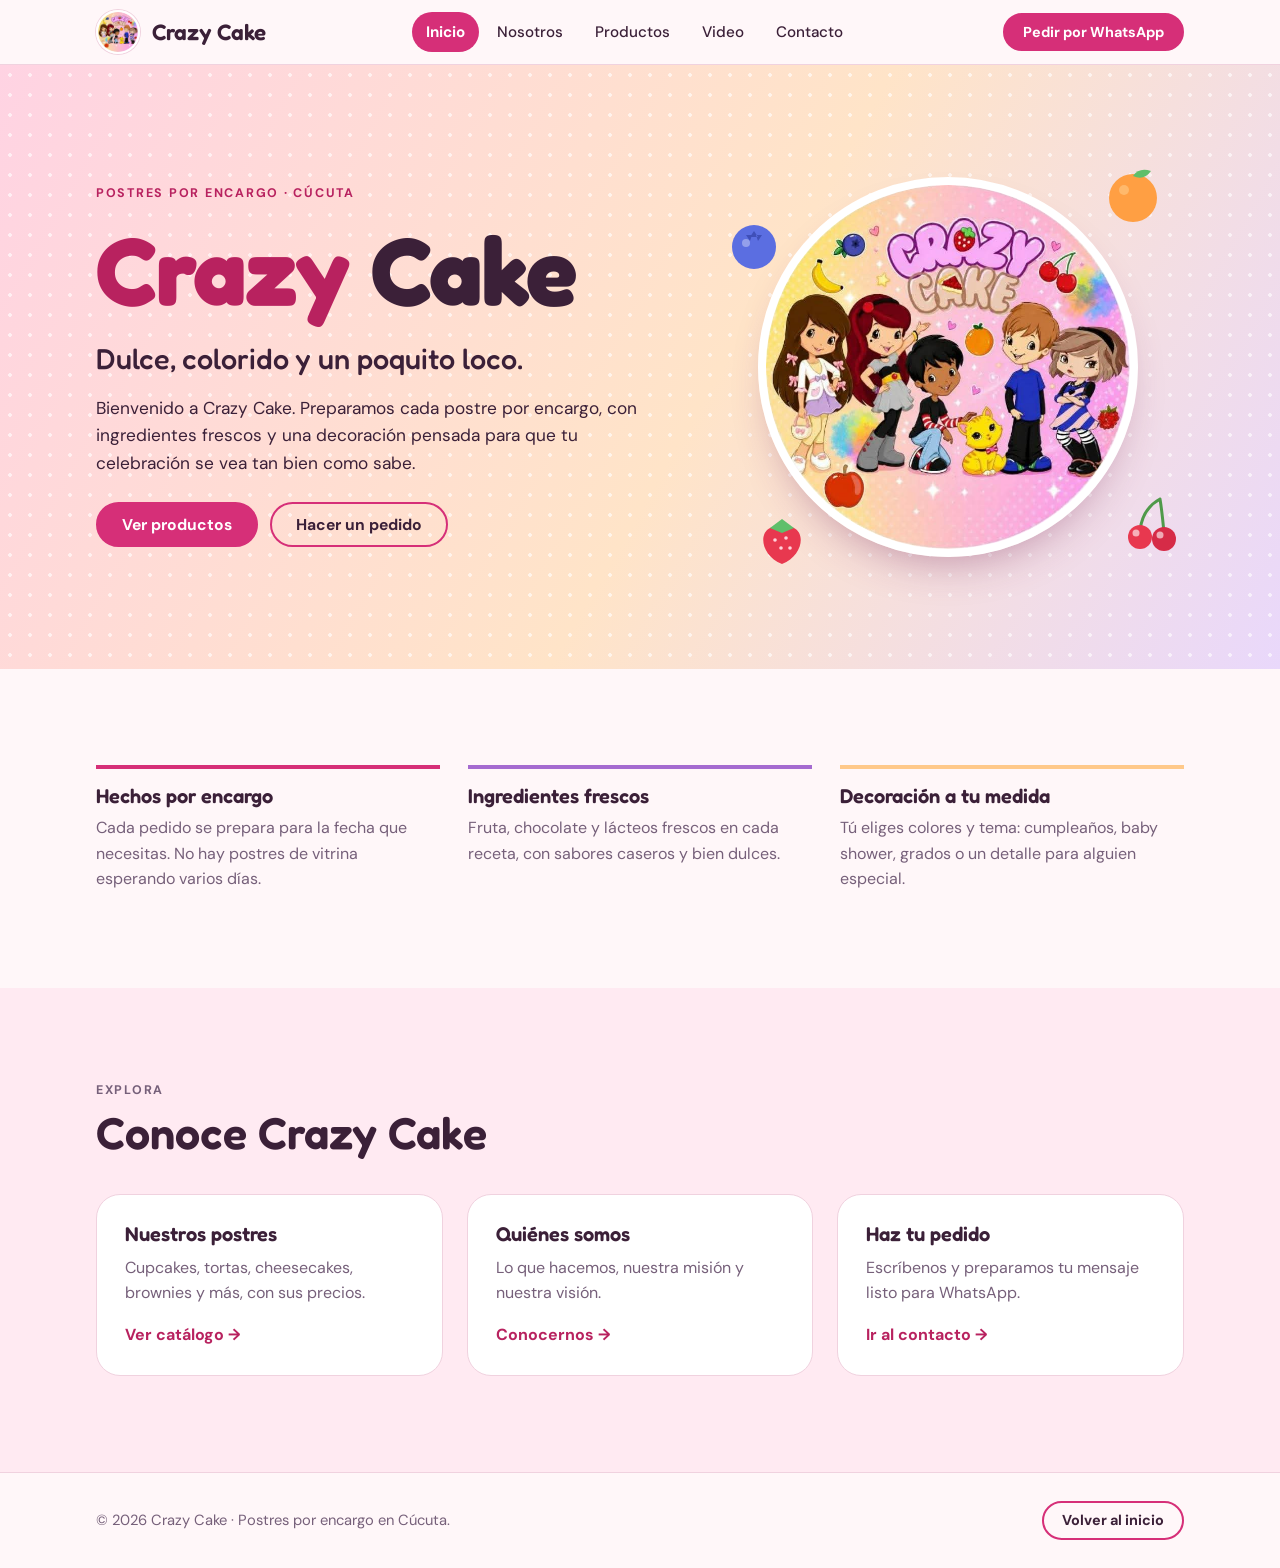
<file: index.html>
<!doctype html>
<html lang="es">
<head>
<meta charset="utf-8">
<meta name="viewport" content="width=device-width, initial-scale=1">
<title>Crazy Cake</title>
<meta name="description" content="Crazy Cake: postres por encargo en Cúcuta. Cupcakes, tortas, cheesecakes, brownies y galletas decoradas.">
<link rel="icon" href="img/logo.jpg">
<link rel="preconnect" href="https://fonts.googleapis.com">
<link rel="preconnect" href="https://fonts.gstatic.com" crossorigin>
<link href="https://fonts.googleapis.com/css2?family=DM+Sans:wght@400;500;700&family=Fredoka:wght@500;600;700&display=swap" rel="stylesheet">
<link rel="stylesheet" href="css/styles.css">
</head>
<body>
<header class="site">
  <div class="wrap">
    <a class="brand" href="index.html" aria-label="Crazy Cake, ir al inicio">
      <span class="brand-seal" role="img" aria-label="Logo de Crazy Cake"></span>
      <span>Crazy Cake</span>
    </a>
    <nav class="nav" aria-label="Secciones">
      <a href="index.html" aria-current="page">Inicio</a>
      <a href="nosotros.html">Nosotros</a>
      <a href="productos.html">Productos</a>
      <a href="video.html">Video</a>
      <a href="contacto.html">Contacto</a>
    </nav>
    <a class="btn btn-primary btn-small" data-wa href="contacto.html">Pedir por WhatsApp</a>
  </div>
</header>

<main>
  <section class="hero">
    <div class="wrap hero-grid">
      <div class="hero-copy">
        <p class="eyebrow">Postres por encargo · Cúcuta</p>
        <h1><span>Crazy</span> Cake</h1>
        <p class="slogan">Dulce, colorido y un poquito loco.</p>
        <p class="lead">Bienvenido a Crazy Cake. Preparamos cada postre por encargo, con ingredientes frescos y una decoración pensada para que tu celebración se vea tan bien como sabe.</p>
        <div class="cta-row">
          <a class="btn btn-primary" href="productos.html">Ver productos</a>
          <a class="btn btn-ghost" href="contacto.html">Hacer un pedido</a>
        </div>
      </div>
      <div class="hero-art">
        <div class="seal" role="img" aria-label="Logo de Crazy Cake con sus personajes"></div>
        <img class="fruit f1" src="img/decoracion/naranja.svg" alt="" width="64" height="64">
        <img class="fruit f2" src="img/decoracion/cerezas.svg" alt="" width="64" height="64">
        <img class="fruit f3" src="img/decoracion/arandano.svg" alt="" width="64" height="64">
        <img class="fruit f4" src="img/decoracion/fresa.svg" alt="" width="64" height="64">
      </div>
    </div>
  </section>

  <!-- Lo que nos hace distintos -->
  <section class="section" aria-label="Por qué elegirnos">
    <div class="wrap facts">
      <div class="fact"><h3>Hechos por encargo</h3><p>Cada pedido se prepara para la fecha que necesitas. No hay postres de vitrina esperando varios días.</p></div>
      <div class="fact"><h3>Ingredientes frescos</h3><p>Fruta, chocolate y lácteos frescos en cada receta, con sabores caseros y bien dulces.</p></div>
      <div class="fact"><h3>Decoración a tu medida</h3><p>Tú eliges colores y tema: cumpleaños, baby shower, grados o un detalle para alguien especial.</p></div>
    </div>
  </section>

  <section class="section band" aria-label="Explora el sitio">
    <div class="wrap">
      <div class="section-head">
        <p class="eyebrow">Explora</p>
        <h2>Conoce Crazy Cake</h2>
      </div>
      <div class="explore">
        <a class="explore-card" href="productos.html"><h3>Nuestros postres</h3><p>Cupcakes, tortas, cheesecakes, brownies y más, con sus precios.</p><span class="more">Ver catálogo →</span></a>
        <a class="explore-card" href="nosotros.html"><h3>Quiénes somos</h3><p>Lo que hacemos, nuestra misión y nuestra visión.</p><span class="more">Conocernos →</span></a>
        <a class="explore-card" href="contacto.html"><h3>Haz tu pedido</h3><p>Escríbenos y preparamos tu mensaje listo para WhatsApp.</p><span class="more">Ir al contacto →</span></a>
      </div>
    </div>
  </section>
</main>

<footer class="foot">
  <div class="wrap">
    <p>© 2026 Crazy Cake · Postres por encargo en Cúcuta.</p>
    <a class="btn btn-ghost btn-small" href="index.html">Volver al inicio</a>
  </div>
</footer>

<script src="js/config.js"></script>
<script src="js/whatsapp.js"></script>
</body>
</html>
</file>
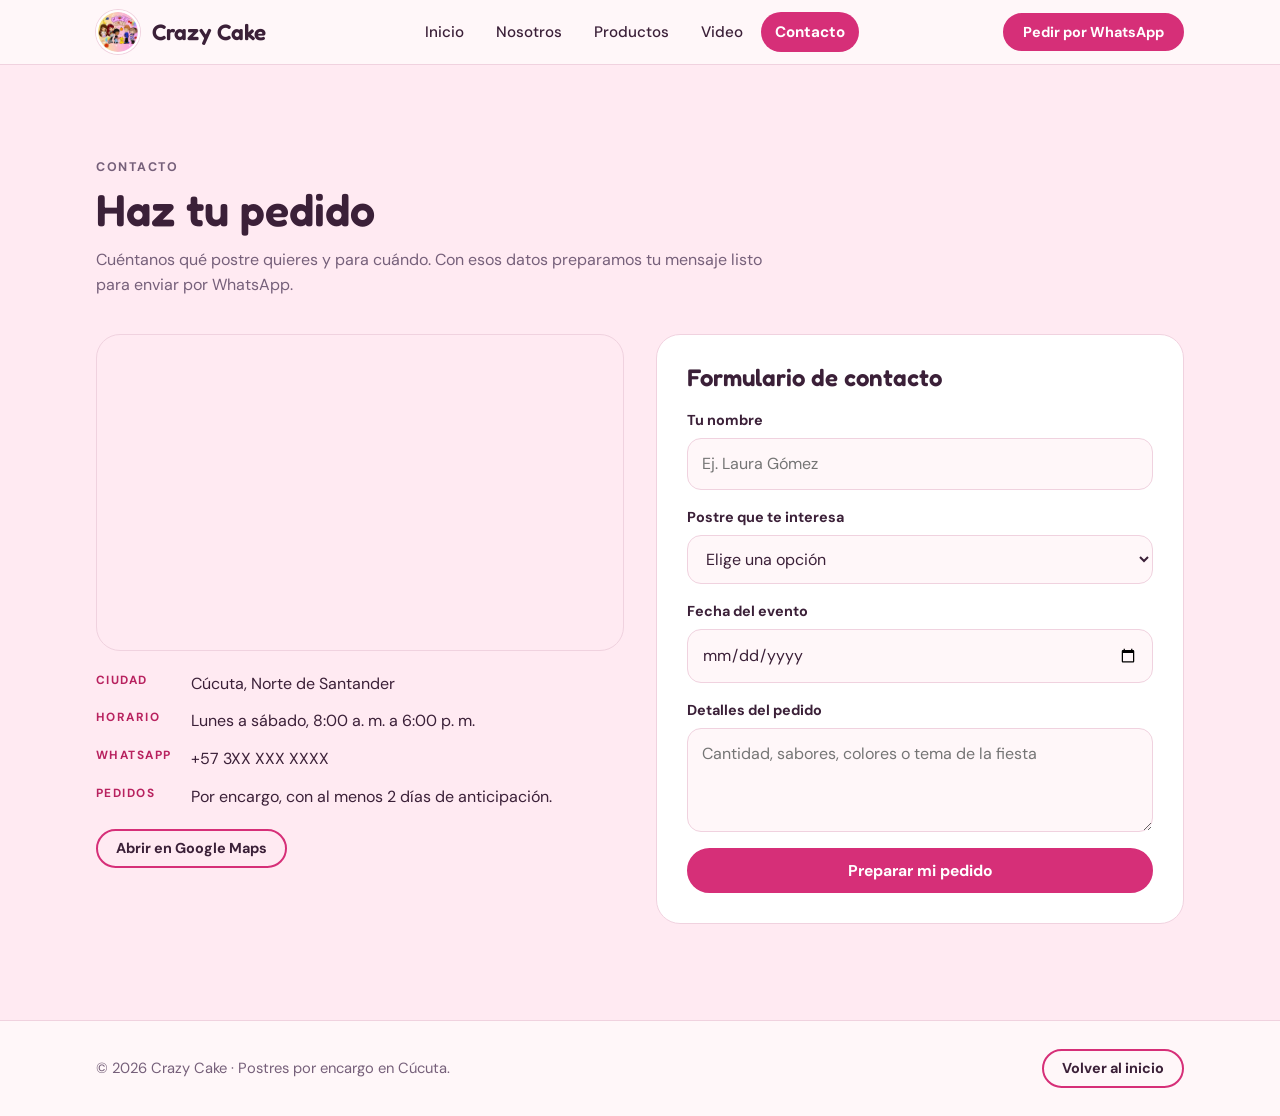
<file: contacto.html>
<!doctype html>
<html lang="es">
<head>
<meta charset="utf-8">
<meta name="viewport" content="width=device-width, initial-scale=1">
<title>Contacto · Crazy Cake</title>
<meta name="description" content="Crazy Cake: postres por encargo en Cúcuta. Cupcakes, tortas, cheesecakes, brownies y galletas decoradas.">
<link rel="icon" href="img/logo.jpg">
<link rel="preconnect" href="https://fonts.googleapis.com">
<link rel="preconnect" href="https://fonts.gstatic.com" crossorigin>
<link href="https://fonts.googleapis.com/css2?family=DM+Sans:wght@400;500;700&family=Fredoka:wght@500;600;700&display=swap" rel="stylesheet">
<link rel="stylesheet" href="css/styles.css">
</head>
<body>
<header class="site">
  <div class="wrap">
    <a class="brand" href="index.html" aria-label="Crazy Cake, ir al inicio">
      <span class="brand-seal" role="img" aria-label="Logo de Crazy Cake"></span>
      <span>Crazy Cake</span>
    </a>
    <nav class="nav" aria-label="Secciones">
      <a href="index.html">Inicio</a>
      <a href="nosotros.html">Nosotros</a>
      <a href="productos.html">Productos</a>
      <a href="video.html">Video</a>
      <a href="contacto.html" aria-current="page">Contacto</a>
    </nav>
    <a class="btn btn-primary btn-small" data-wa href="contacto.html">Pedir por WhatsApp</a>
  </div>
</header>

<main>
  <!-- Ubicación y contacto -->
  <section class="section band" id="contacto">
    <div class="wrap">
      <div class="section-head">
        <p class="eyebrow">Contacto</p>
        <h2>Haz tu pedido</h2>
        <p>Cuéntanos qué postre quieres y para cuándo. Con esos datos preparamos tu mensaje listo para enviar por WhatsApp.</p>
      </div>
      <div class="contact">
        <div class="place">
          <iframe class="map" src="https://www.google.com/maps?q=C%C3%BAcuta%2C+Norte+de+Santander&amp;output=embed" title="Mapa de Google de Cúcuta, Norte de Santander" loading="lazy" referrerpolicy="no-referrer-when-downgrade" allowfullscreen></iframe>
          <dl class="info">
            <dt>Ciudad</dt><dd>Cúcuta, Norte de Santander</dd>
            <dt>Horario</dt><dd>Lunes a sábado, 8:00 a. m. a 6:00 p. m.</dd>
            <dt>WhatsApp</dt><dd id="wa-display">+57 3XX XXX XXXX</dd>
            <dt>Pedidos</dt><dd>Por encargo, con al menos 2 días de anticipación.</dd>
          </dl>
          <div>
            <a class="btn btn-ghost btn-small" href="https://www.google.com/maps/search/?api=1&amp;query=C%C3%BAcuta%2C+Norte+de+Santander" target="_blank" rel="noopener">Abrir en Google Maps</a>
          </div>
        </div>

        <div class="formcard">
          <h3>Formulario de contacto</h3>
          <form id="pedido">
            <div class="field">
              <label for="f-nombre">Tu nombre</label>
              <input id="f-nombre" name="nombre" type="text" autocomplete="name" required placeholder="Ej. Laura Gómez">
            </div>
            <div class="field">
              <label for="f-producto">Postre que te interesa</label>
              <select id="f-producto" name="producto" required>
                <option value="">Elige una opción</option>
                <option>Postre de chocolate en vaso</option>
                <option>Cheesecake de durazno</option>
                <option>Postre en capas de chocolate</option>
                <option>Mousse de chocolate</option>
                <option>Postre de arequipe</option>
                <option>Surtido de postres en vaso</option>
                <option>Varios postres u otro diseño</option>
              </select>
            </div>
            <div class="field">
              <label for="f-fecha">Fecha del evento</label>
              <input id="f-fecha" name="fecha" type="date">
            </div>
            <div class="field">
              <label for="f-mensaje">Detalles del pedido</label>
              <textarea id="f-mensaje" name="mensaje" placeholder="Cantidad, sabores, colores o tema de la fiesta"></textarea>
            </div>
            <button class="btn btn-primary" type="submit">Preparar mi pedido</button>
          </form>
          <div class="result" id="resultado" hidden>
            <h3 id="res-titulo">Tu pedido está listo</h3>
            <p>Revisa el mensaje y envíalo por WhatsApp para confirmar tu pedido.</p>
            <pre class="preview" id="res-texto"></pre>
            <div class="result-actions">
              <a class="btn btn-primary" id="res-wa" href="contacto.html" target="_blank" rel="noopener">
                <svg viewBox="0 0 24 24" fill="none" stroke="currentColor" stroke-width="2" stroke-linecap="round" stroke-linejoin="round" aria-hidden="true"><path d="M21 11.5a8.5 8.5 0 0 1-12.6 7.4L3 20.5l1.7-5A8.5 8.5 0 1 1 21 11.5Z"/></svg>
                Enviar por WhatsApp
              </a>
              <button class="btn btn-ghost" type="button" id="res-editar">Editar</button>
            </div>
          </div>
        </div>
      </div>
    </div>
  </section>
</main>

<footer class="foot">
  <div class="wrap">
    <p>© 2026 Crazy Cake · Postres por encargo en Cúcuta.</p>
    <a class="btn btn-ghost btn-small" href="index.html">Volver al inicio</a>
  </div>
</footer>

<script src="js/config.js"></script>
<script src="js/whatsapp.js"></script>
<script src="js/formulario.js"></script>
</body>
</html>
</file>
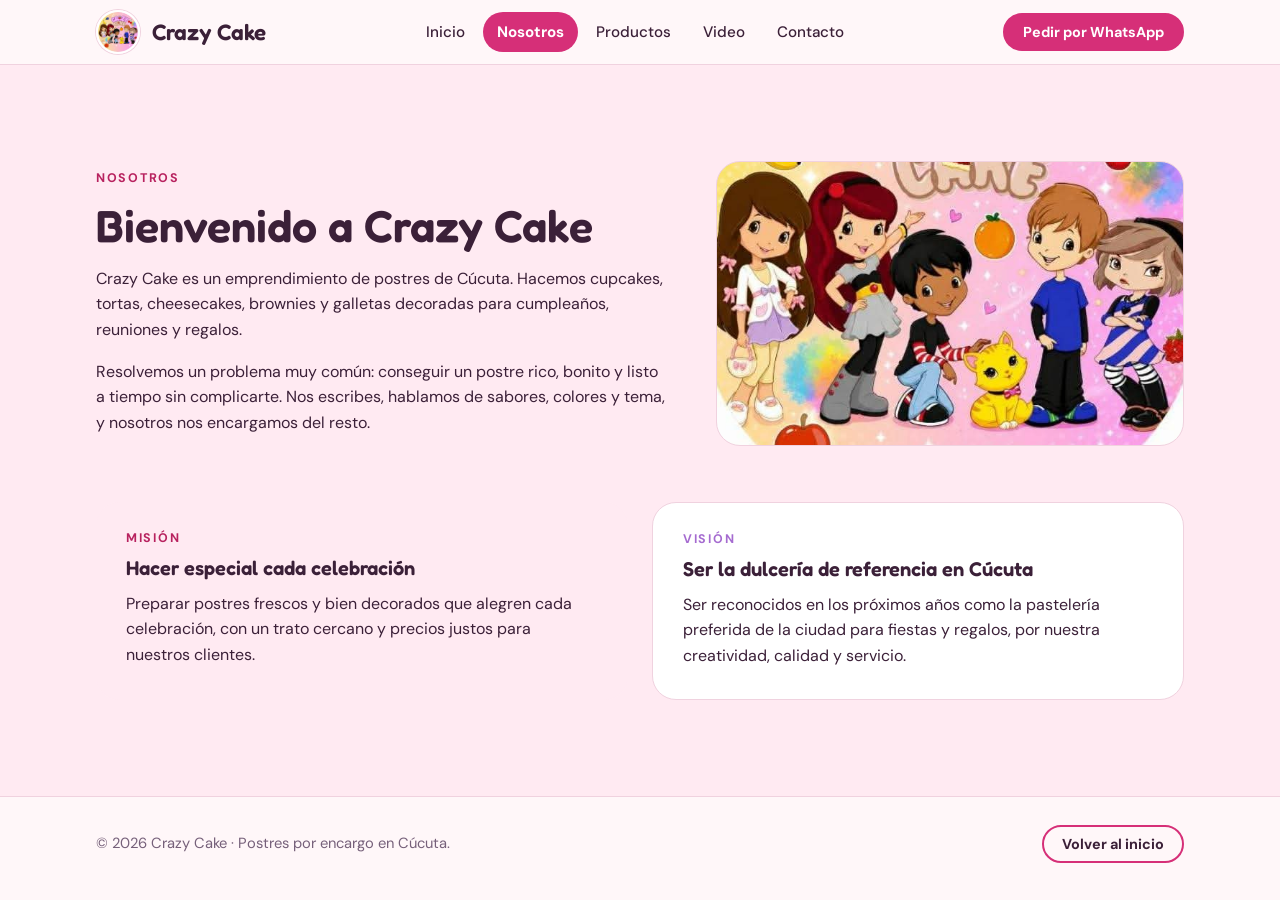
<file: nosotros.html>
<!doctype html>
<html lang="es">
<head>
<meta charset="utf-8">
<meta name="viewport" content="width=device-width, initial-scale=1">
<title>Nosotros · Crazy Cake</title>
<meta name="description" content="Crazy Cake: postres por encargo en Cúcuta. Cupcakes, tortas, cheesecakes, brownies y galletas decoradas.">
<link rel="icon" href="img/logo.jpg">
<link rel="preconnect" href="https://fonts.googleapis.com">
<link rel="preconnect" href="https://fonts.gstatic.com" crossorigin>
<link href="https://fonts.googleapis.com/css2?family=DM+Sans:wght@400;500;700&family=Fredoka:wght@500;600;700&display=swap" rel="stylesheet">
<link rel="stylesheet" href="css/styles.css">
</head>
<body>
<header class="site">
  <div class="wrap">
    <a class="brand" href="index.html" aria-label="Crazy Cake, ir al inicio">
      <span class="brand-seal" role="img" aria-label="Logo de Crazy Cake"></span>
      <span>Crazy Cake</span>
    </a>
    <nav class="nav" aria-label="Secciones">
      <a href="index.html">Inicio</a>
      <a href="nosotros.html" aria-current="page">Nosotros</a>
      <a href="productos.html">Productos</a>
      <a href="video.html">Video</a>
      <a href="contacto.html">Contacto</a>
    </nav>
    <a class="btn btn-primary btn-small" data-wa href="contacto.html">Pedir por WhatsApp</a>
  </div>
</header>

<main>
  <!-- Nosotros -->
  <section class="section band" id="nosotros">
    <div class="wrap">
      <div class="about">
        <div class="about-copy">
          <p class="eyebrow">Nosotros</p>
          <h2>Bienvenido a Crazy Cake</h2>
          <p>Crazy Cake es un emprendimiento de postres de Cúcuta. Hacemos cupcakes, tortas, cheesecakes, brownies y galletas decoradas para cumpleaños, reuniones y regalos.</p>
          <p>Resolvemos un problema muy común: conseguir un postre rico, bonito y listo a tiempo sin complicarte. Nos escribes, hablamos de sabores, colores y tema, y nosotros nos encargamos del resto.</p>
        </div>
        <div class="crop" style="--z:1.111;--px:50%;--py:62.2%;--ar:1.64" role="img" aria-label="Los personajes de Crazy Cake"></div>
      </div>
      <div class="mv">
        <div class="mv-card">
          <p class="eyebrow">Misión</p>
          <h3>Hacer especial cada celebración</h3>
          <p>Preparar postres frescos y bien decorados que alegren cada celebración, con un trato cercano y precios justos para nuestros clientes.</p>
        </div>
        <div class="mv-card alt">
          <p class="eyebrow">Visión</p>
          <h3>Ser la dulcería de referencia en Cúcuta</h3>
          <p>Ser reconocidos en los próximos años como la pastelería preferida de la ciudad para fiestas y regalos, por nuestra creatividad, calidad y servicio.</p>
        </div>
      </div>
    </div>
  </section>
</main>

<footer class="foot">
  <div class="wrap">
    <p>© 2026 Crazy Cake · Postres por encargo en Cúcuta.</p>
    <a class="btn btn-ghost btn-small" href="index.html">Volver al inicio</a>
  </div>
</footer>

<script src="js/config.js"></script>
<script src="js/whatsapp.js"></script>
</body>
</html>
</file>
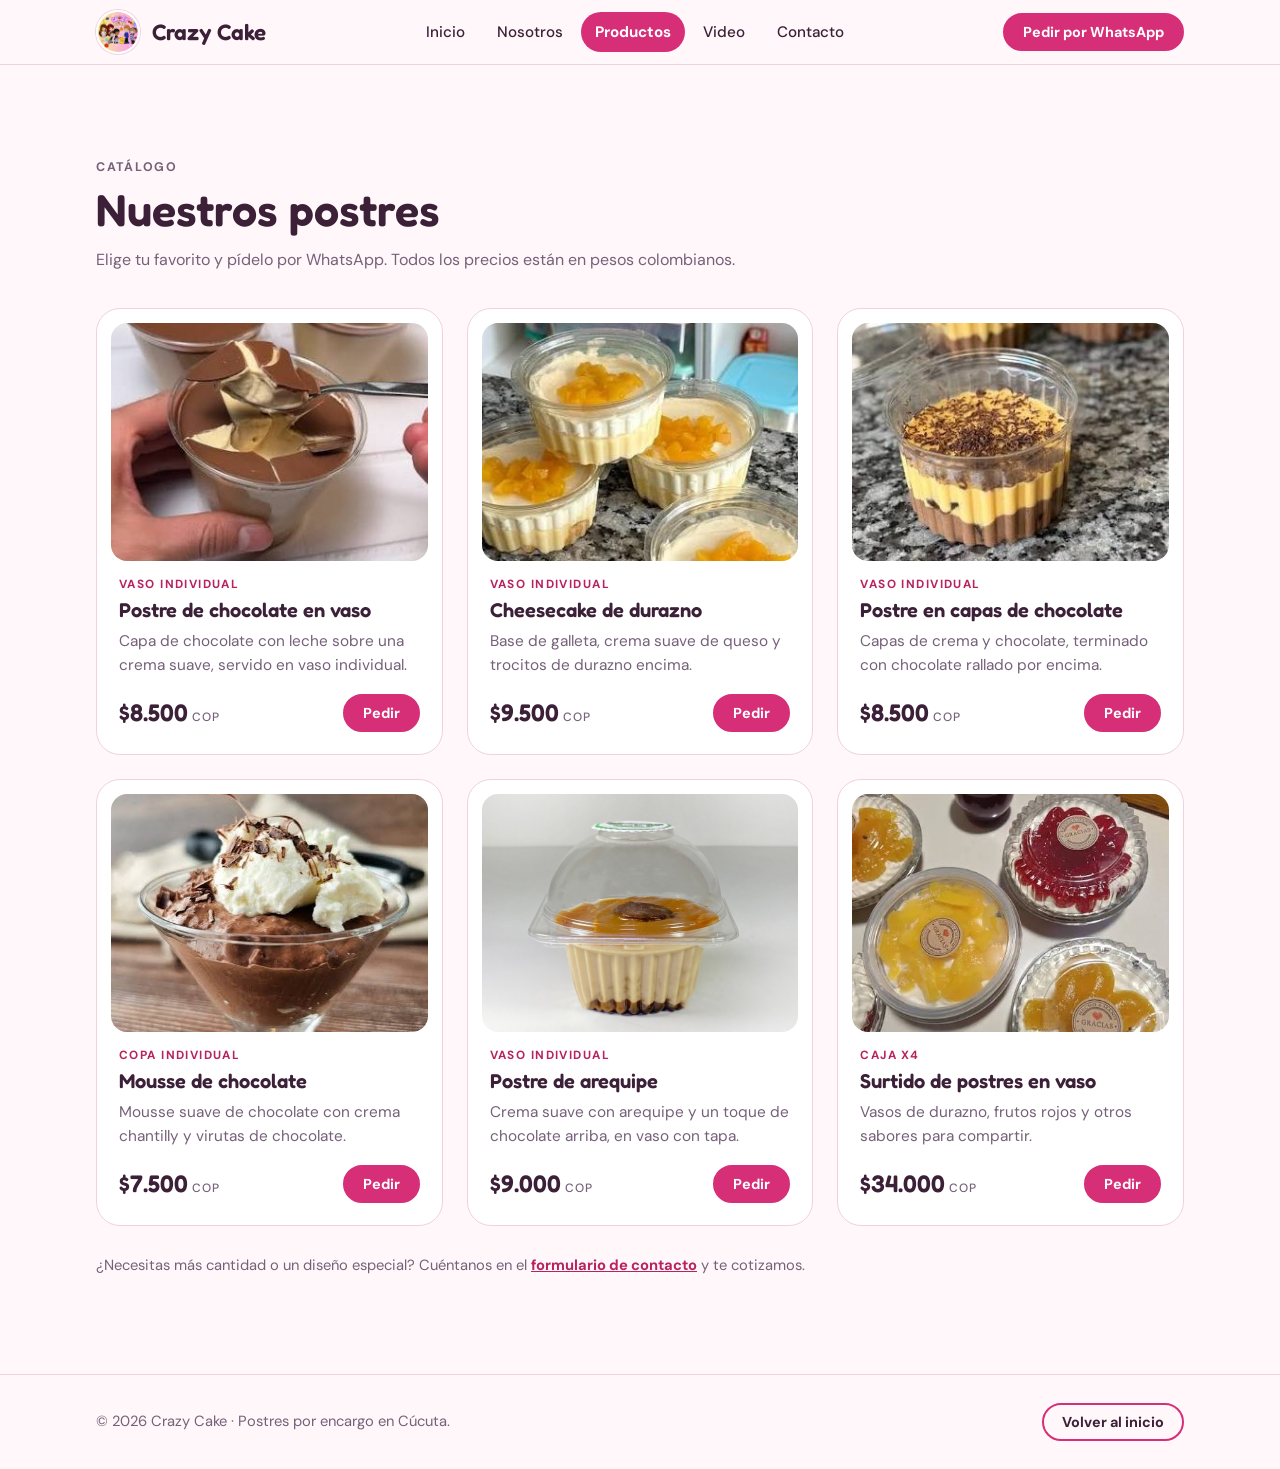
<file: productos.html>
<!doctype html>
<html lang="es">
<head>
<meta charset="utf-8">
<meta name="viewport" content="width=device-width, initial-scale=1">
<title>Productos · Crazy Cake</title>
<meta name="description" content="Crazy Cake: postres por encargo en Cúcuta. Cupcakes, tortas, cheesecakes, brownies y galletas decoradas.">
<link rel="icon" href="img/logo.jpg">
<link rel="preconnect" href="https://fonts.googleapis.com">
<link rel="preconnect" href="https://fonts.gstatic.com" crossorigin>
<link href="https://fonts.googleapis.com/css2?family=DM+Sans:wght@400;500;700&family=Fredoka:wght@500;600;700&display=swap" rel="stylesheet">
<link rel="stylesheet" href="css/styles.css">
</head>
<body>
<header class="site">
  <div class="wrap">
    <a class="brand" href="index.html" aria-label="Crazy Cake, ir al inicio">
      <span class="brand-seal" role="img" aria-label="Logo de Crazy Cake"></span>
      <span>Crazy Cake</span>
    </a>
    <nav class="nav" aria-label="Secciones">
      <a href="index.html">Inicio</a>
      <a href="nosotros.html">Nosotros</a>
      <a href="productos.html" aria-current="page">Productos</a>
      <a href="video.html">Video</a>
      <a href="contacto.html">Contacto</a>
    </nav>
    <a class="btn btn-primary btn-small" data-wa href="contacto.html">Pedir por WhatsApp</a>
  </div>
</header>

<main>
  <!-- Productos -->
  <section class="section" id="productos">
    <div class="wrap">
      <div class="section-head">
        <p class="eyebrow">Catálogo</p>
        <h2>Nuestros postres</h2>
        <p>Elige tu favorito y pídelo por WhatsApp. Todos los precios están en pesos colombianos.</p>
      </div>
      <div class="grid">

    <article class="card">
      <div class="tile tile-sun">
        <img src="img/productos/chocolate-vaso.jpg" alt="Postre de chocolate en vaso, con una cuchara que muestra su interior cremoso" width="240" height="180" loading="lazy">
      </div>
      <div class="card-body">
        <p class="size">Vaso individual</p>
        <h3>Postre de chocolate en vaso</h3>
        <p class="desc">Capa de chocolate con leche sobre una crema suave, servido en vaso individual.</p>
        <div class="card-foot"><p class="price">$8.500<small>COP</small></p><a class="btn btn-primary btn-small" data-wa data-product="Postre de chocolate en vaso" href="contacto.html">Pedir</a></div>
      </div>
    </article>

    <article class="card">
      <div class="tile tile-peach">
        <img src="img/productos/durazno-vaso.jpg" alt="Cheesecakes de durazno en vasos individuales" width="240" height="180" loading="lazy">
      </div>
      <div class="card-body">
        <p class="size">Vaso individual</p>
        <h3>Cheesecake de durazno</h3>
        <p class="desc">Base de galleta, crema suave de queso y trocitos de durazno encima.</p>
        <div class="card-foot"><p class="price">$9.500<small>COP</small></p><a class="btn btn-primary btn-small" data-wa data-product="Cheesecake de durazno (vaso)" href="contacto.html">Pedir</a></div>
      </div>
    </article>

    <article class="card">
      <div class="tile tile-lilac">
        <img src="img/productos/capas-chocolate.jpg" alt="Postre en capas de crema y chocolate con chocolate rallado" width="240" height="180" loading="lazy">
      </div>
      <div class="card-body">
        <p class="size">Vaso individual</p>
        <h3>Postre en capas de chocolate</h3>
        <p class="desc">Capas de crema y chocolate, terminado con chocolate rallado por encima.</p>
        <div class="card-foot"><p class="price">$8.500<small>COP</small></p><a class="btn btn-primary btn-small" data-wa data-product="Postre en capas de chocolate (vaso)" href="contacto.html">Pedir</a></div>
      </div>
    </article>

    <article class="card">
      <div class="tile tile-pink">
        <img src="img/productos/mousse-chocolate.jpg" alt="Mousse de chocolate con crema chantilly y virutas de chocolate" width="240" height="180" loading="lazy">
      </div>
      <div class="card-body">
        <p class="size">Copa individual</p>
        <h3>Mousse de chocolate</h3>
        <p class="desc">Mousse suave de chocolate con crema chantilly y virutas de chocolate.</p>
        <div class="card-foot"><p class="price">$7.500<small>COP</small></p><a class="btn btn-primary btn-small" data-wa data-product="Mousse de chocolate (copa)" href="contacto.html">Pedir</a></div>
      </div>
    </article>

    <article class="card">
      <div class="tile tile-sun">
        <img src="img/productos/arequipe-vaso.jpg" alt="Postre de arequipe en vaso con tapa transparente" width="240" height="180" loading="lazy">
      </div>
      <div class="card-body">
        <p class="size">Vaso individual</p>
        <h3>Postre de arequipe</h3>
        <p class="desc">Crema suave con arequipe y un toque de chocolate arriba, en vaso con tapa.</p>
        <div class="card-foot"><p class="price">$9.000<small>COP</small></p><a class="btn btn-primary btn-small" data-wa data-product="Postre de arequipe (vaso)" href="contacto.html">Pedir</a></div>
      </div>
    </article>

    <article class="card">
      <div class="tile tile-peach">
        <img src="img/productos/variedad-vasos.jpg" alt="Surtido de postres en vaso de durazno, mora y otros sabores" width="240" height="180" loading="lazy">
      </div>
      <div class="card-body">
        <p class="size">Caja x4</p>
        <h3>Surtido de postres en vaso</h3>
        <p class="desc">Vasos de durazno, frutos rojos y otros sabores para compartir.</p>
        <div class="card-foot"><p class="price">$34.000<small>COP</small></p><a class="btn btn-primary btn-small" data-wa data-product="Surtido de postres en vaso (caja x4)" href="contacto.html">Pedir</a></div>
      </div>
    </article>

      </div>
      <p class="note">¿Necesitas más cantidad o un diseño especial? Cuéntanos en el <a class="link" href="contacto.html">formulario de contacto</a> y te cotizamos.</p>
    </div>
  </section>
</main>

<footer class="foot">
  <div class="wrap">
    <p>© 2026 Crazy Cake · Postres por encargo en Cúcuta.</p>
    <a class="btn btn-ghost btn-small" href="index.html">Volver al inicio</a>
  </div>
</footer>

<script src="js/config.js"></script>
<script src="js/whatsapp.js"></script>
</body>
</html>
</file>
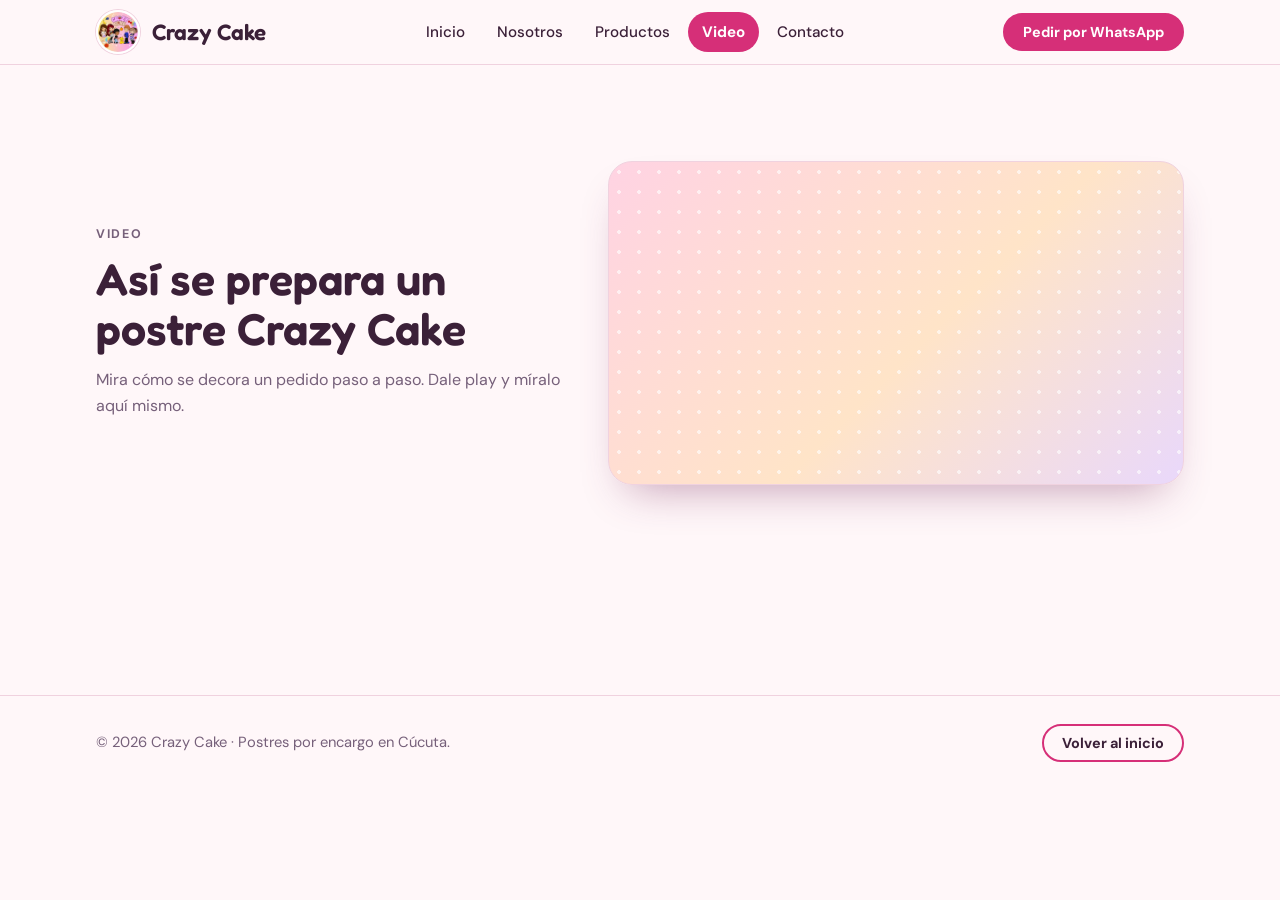
<file: video.html>
<!doctype html>
<html lang="es">
<head>
<meta charset="utf-8">
<meta name="viewport" content="width=device-width, initial-scale=1">
<title>Video · Crazy Cake</title>
<meta name="description" content="Crazy Cake: postres por encargo en Cúcuta. Cupcakes, tortas, cheesecakes, brownies y galletas decoradas.">
<link rel="icon" href="img/logo.jpg">
<link rel="preconnect" href="https://fonts.googleapis.com">
<link rel="preconnect" href="https://fonts.gstatic.com" crossorigin>
<link href="https://fonts.googleapis.com/css2?family=DM+Sans:wght@400;500;700&family=Fredoka:wght@500;600;700&display=swap" rel="stylesheet">
<link rel="stylesheet" href="css/styles.css">
</head>
<body>
<header class="site">
  <div class="wrap">
    <a class="brand" href="index.html" aria-label="Crazy Cake, ir al inicio">
      <span class="brand-seal" role="img" aria-label="Logo de Crazy Cake"></span>
      <span>Crazy Cake</span>
    </a>
    <nav class="nav" aria-label="Secciones">
      <a href="index.html">Inicio</a>
      <a href="nosotros.html">Nosotros</a>
      <a href="productos.html">Productos</a>
      <a href="video.html" aria-current="page">Video</a>
      <a href="contacto.html">Contacto</a>
    </nav>
    <a class="btn btn-primary btn-small" data-wa href="contacto.html">Pedir por WhatsApp</a>
  </div>
</header>

<main>
  <!-- Video -->
  <section class="section" id="video">
    <div class="wrap video">
      <div class="video-copy">
        <p class="eyebrow">Video</p>
        <h2>Así se prepara un postre Crazy Cake</h2>
        <p>Mira cómo se decora un pedido paso a paso. Dale play y míralo aquí mismo.</p>
      </div>
      <div class="video-card">
        <iframe id="video-frame" src="https://www.youtube.com/embed/zX1_KSgHqRE" title="Video de Crazy Cake" loading="lazy" allow="accelerometer; encrypted-media; gyroscope; picture-in-picture; fullscreen" allowfullscreen></iframe>
      </div>
    </div>
  </section>
</main>

<footer class="foot">
  <div class="wrap">
    <p>© 2026 Crazy Cake · Postres por encargo en Cúcuta.</p>
    <a class="btn btn-ghost btn-small" href="index.html">Volver al inicio</a>
  </div>
</footer>

<script src="js/config.js"></script>
<script src="js/whatsapp.js"></script>
<script src="js/video.js"></script>
</body>
</html>
</file>
<file: css/styles.css>
/* Crazy Cake · estilos
   Este archivo solo junta los demás, en este orden (el orden importa).
   Los colores y las tipografías se cambian en css/01-variables.css.

   01-variables  colores y tipografías      07-nosotros
   02-base       reinicio y piezas comunes  08-productos
   03-botones                               09-video
   04-encabezado                            10-contacto
   05-banner                                11-pie
   06-inicio                                12-movimiento (animaciones reducidas)
*/
@import url("01-variables.css");
@import url("02-base.css");
@import url("03-botones.css");
@import url("04-encabezado.css");
@import url("05-banner.css");
@import url("06-inicio.css");
@import url("07-nosotros.css");
@import url("08-productos.css");
@import url("09-video.css");
@import url("10-contacto.css");
@import url("11-pie.css");
@import url("12-movimiento.css");
</file>
